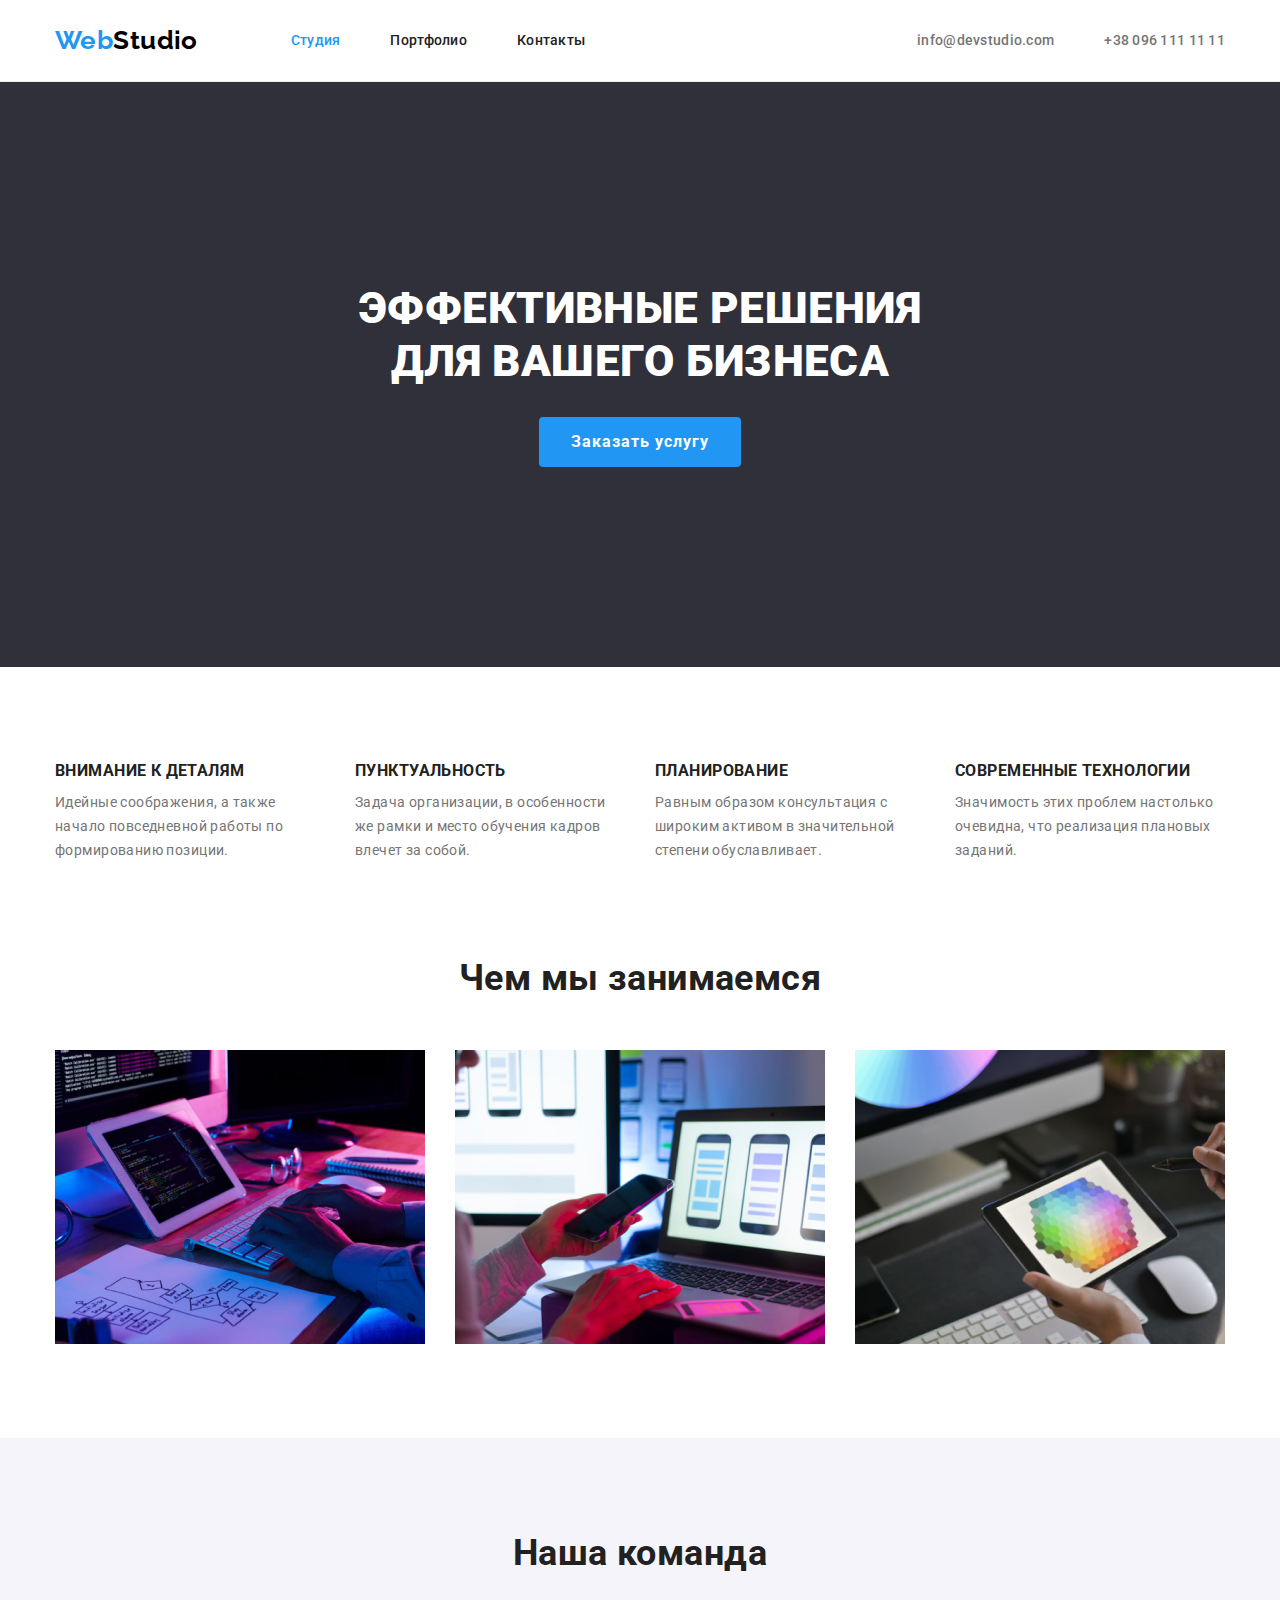
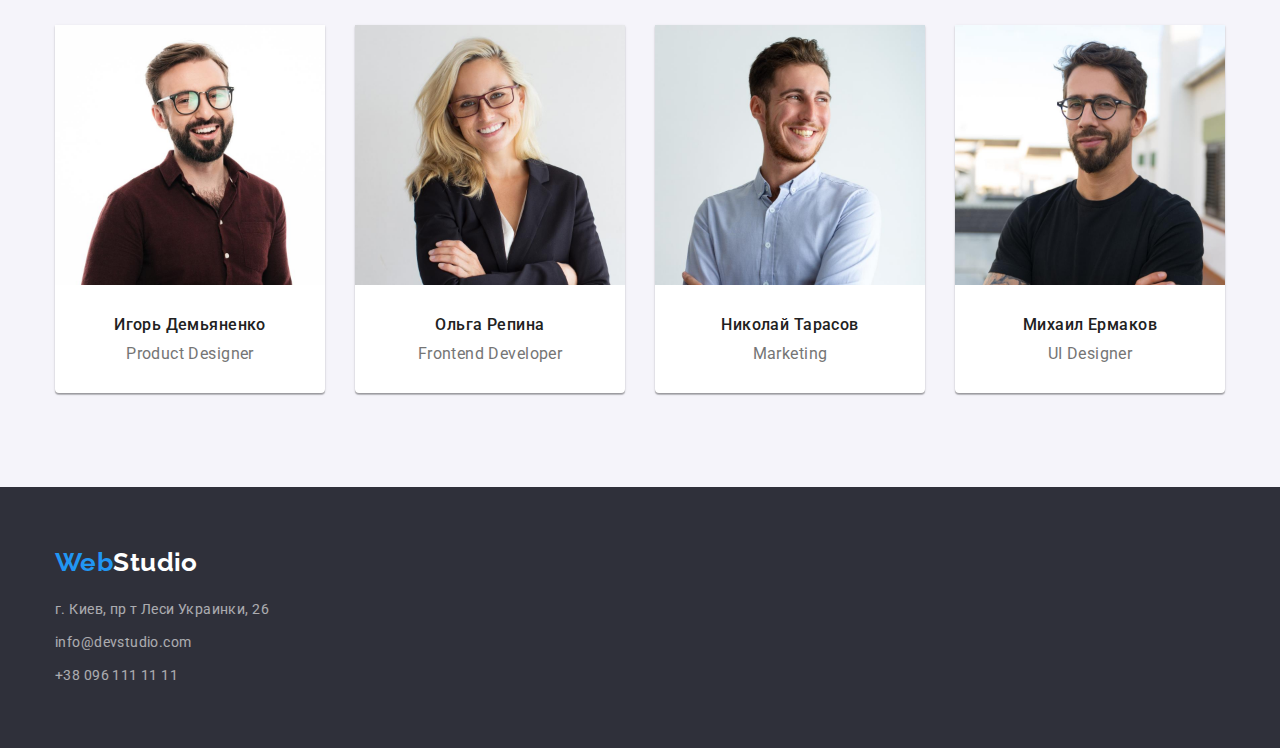
<file: index.html>
<!DOCTYPE html>
<html lang="ru">
  <head>
    <meta charset="UTF-8" />
    <meta http-equiv="X-UA-Compatible" content="IE=edge" />
    <meta name="viewport" content="width=device-width, initial-scale=1.0" />
    <title>WebStudio</title>

    <link rel="preconnect" href="https://fonts.googleapis.com" />
    <link rel="preconnect" href="https://fonts.gstatic.com" crossorigin />
    <link
      href="https://fonts.googleapis.com/css2?family=Raleway:wght@700&family=Roboto:wght@400;500;700;900&display=swap"
      rel="stylesheet"
    />

    <link
      rel="stylesheet"
      href="https://cdnjs.cloudflare.com/ajax/libs/modern-normalize/1.1.0/modern-normalize.min.css"
    />

    <link rel="stylesheet" href="./css/styles.css" />
  </head>
  <body>
    <!-- contacts section -->
    <header class="page-header">
      <div class="container box-string">
        <nav class="box-string">
          <a href="./index.html" class="logo"> Web<span class="logocolor">Studio</span> </a>

          <ul class="site-nav list box-string">
            <li class="site-nav-item"><a href="" class="link current">Студия</a></li>
            <li class="site-nav-item"><a href="./portfolio.html" class="link">Портфолио</a></li>
            <li class="site-nav-item"><a href="" class="link">Контакты</a></li>
          </ul>
        </nav>

        <ul class="contacts-nav list box-string">
          <li class="contacts-nav-item">
            <a href="mailto:info@devstudio.com" class="link">info@devstudio.com</a>
          </li>
          <li class="contacts-nav-item">
            <a href="tel:+380961111111" class="link">+38 096 111 11 11</a>
          </li>
        </ul>
      </div>
    </header>

    <main>
      <!-- герой -->

      <section class="hero">
        <h1 class="hero-titel">
          Эффективные решения <br />
          для вашего бизнеса
        </h1>
        <button type="button" class="hero-button">Заказать услугу</button>
      </section>

      <!-- технологии features-->
      <section class="section features">
        <div class="container">
          <h2 class="titel-hidden">Технологии пременяемые в работе</h2>
          <ul class="features-list list box-string">
            <li class="features-list-item">
              <h3 class="features-titel">Внимание к деталям</h3>
              <p class="features-text">
                Идейные соображения, а также начало повседневной работы по формированию позиции.
              </p>
            </li>
            <li class="features-list-item">
              <h3 class="features-titel">Пунктуальность</h3>
              <p class="features-text">
                Задача организации, в особенности же рамки и место обучения кадров влечет за собой.
              </p>
            </li>
            <li class="features-list-item">
              <h3 class="features-titel">Планирование</h3>
              <p class="features-text">
                Равным образом консультация с широким активом в значительной степени обуславливает.
              </p>
            </li>
            <li class="features-list-item">
              <h3 class="features-titel">Современные технологии</h3>
              <p class="features-text">
                Значимость этих проблем настолько очевидна, что реализация плановых заданий.
              </p>
            </li>
          </ul>
        </div>
      </section>

      <!-- примеры работ -->
      <section class="section work">
        <div class="container">
          <h2 class="section-titel">Чем мы занимаемся</h2>
          <ul class="work-list box-string list">
            <li class="work-list-item">
              <img src="./img/img1.png" class="work-img1" alt="фото рабочего места" width="370" />
            </li>
            <li class="work-list-item">
              <img src="./img/img2.png" class="work-img2" alt="фото рабочего места" width="370" />
            </li>
            <li class="work-list-item">
              <img src="./img/img3.png" class="work-img3" alt="фото рабочего места" width="370" />
            </li>
          </ul>
        </div>
      </section>

      <!-- команда -->
      <section class="section comanda">
        <div class="container">
          <h2 class="section-titel">Наша команда</h2>
          <ul class="comanda-list list box-string">
            <li class="comanda-card">
              <img
                src="./img/img4.jpg"
                class="comanda-img1 comanda-img"
                alt="Игорь Демьяненко Product Designer"
                width="270"
              />
              <div class="comanda-card-caption">
                <h3 class="comanda-titel">Игорь Демьяненко</h3>
                <p lang="en" class="comanda-text">Product Designer</p>
              </div>
            </li>
            <li class="comanda-card">
              <img
                src="./img/img5.jpg"
                class="comanda-img2 comanda-img"
                alt="Ольга Репина Frontend Developer"
                width="270"
              />
              <div class="comanda-card-caption">
                <h3 class="comanda-titel">Ольга Репина</h3>
                <p lang="en" class="comanda-text">Frontend Developer</p>
              </div>
            </li>
            <li class="comanda-card">
              <img
                src="./img/img6.jpg"
                class="comanda-img3 comanda-img"
                alt="Николай Тарасов Marketing"
                width="270"
              />
              <div class="comanda-card-caption">
                <h3 class="comanda-titel">Николай Тарасов</h3>
                <p lang="en" class="comanda-text">Marketing</p>
              </div>
            </li>
            <li class="comanda-card">
              <img
                src="./img/img7.jpg"
                class="comanda-img4 comanda-img"
                alt="Михаил Ермаков UI Designer"
                width="270"
              />
              <div class="comanda-card-caption">
                <h3 class="comanda-titel">Михаил Ермаков</h3>
                <p lang="en" class="comanda-text">UI Designer</p>
              </div>
            </li>
          </ul>
        </div>
      </section>
    </main>

    <footer class="footer">
      <div class="container">
        <a href="./index.html" class="logo logo-footer">
          Web<span class="logocolor2">Studio</span>
        </a>

        <address>
          <ul class="list adress-list">
            <li>
              <a href="https://goo.gl/maps/6mDkcJWwtriDoMCs8" class="link"
                >г. Киев, пр т Леси Украинки, 26</a
              >
            </li>
            <li><a href="mailto:info@devstudio.com" class="link">info@devstudio.com</a></li>
            <li><a href="tel:+380961111111" class="link">+38 096 111 11 11</a></li>
          </ul>
        </address>
      </div>
    </footer>
  </body>
</html>
</file>
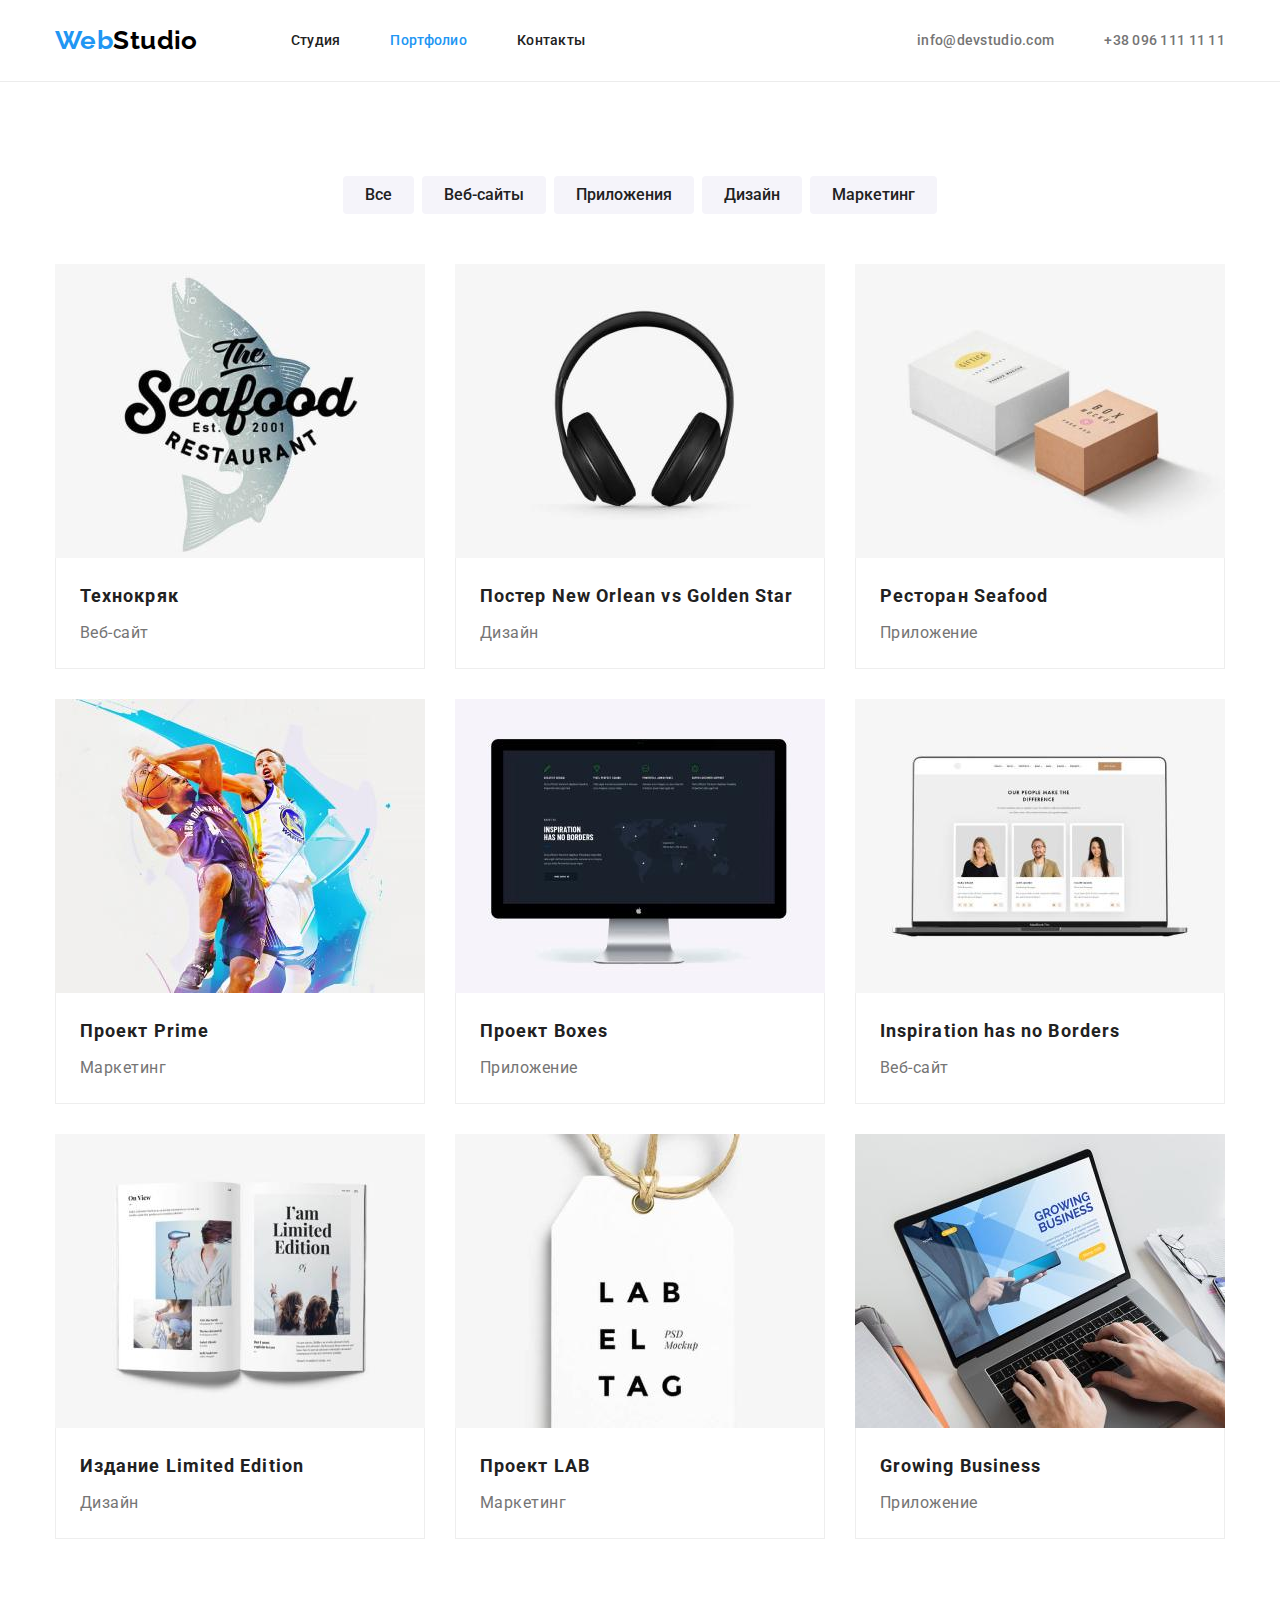
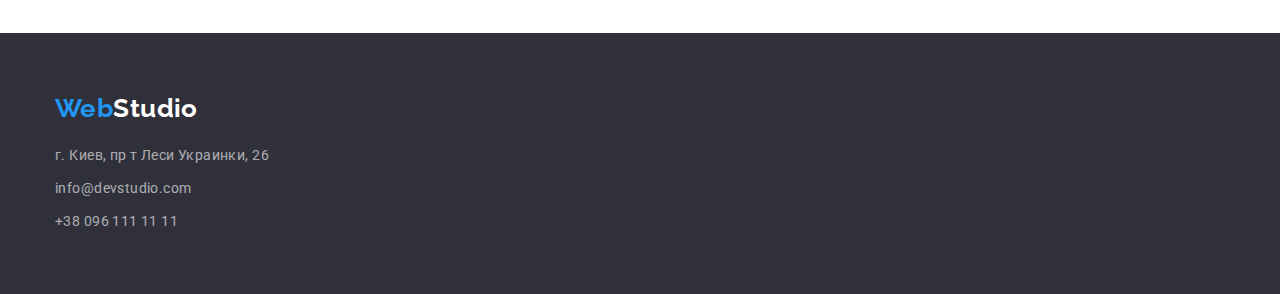
<file: portfolio.html>
<!DOCTYPE html>
<html lang="ru">
  <head>
    <meta charset="UTF-8" />
    <meta http-equiv="X-UA-Compatible" content="IE=edge" />
    <meta name="viewport" content="width=device-width, initial-scale=1.0" />
    <title>WebStudio</title>

    <link rel="preconnect" href="https://fonts.googleapis.com" />
    <link rel="preconnect" href="https://fonts.gstatic.com" crossorigin />
    <link
      href="https://fonts.googleapis.com/css2?family=Raleway:wght@700&family=Roboto:wght@400;500;700;900&display=swap"
      rel="stylesheet"
    />

    <link
      rel="stylesheet"
      href="https://cdnjs.cloudflare.com/ajax/libs/modern-normalize/1.1.0/modern-normalize.min.css"
    />

    <link rel="stylesheet" href="./css/styles.css" />
  </head>
  <body>
    <!-- contacts section -->
    <header class="page-header">
      <div class="container box-string">
        <nav class="box-string">
          <a href="./index.html" class="logo"> Web<span class="logocolor">Studio</span> </a>

          <ul class="site-nav list box-string">
            <li class="site-nav-item"><a href="./index.html" class="link">Студия</a></li>
            <li class="site-nav-item"><a href="" class="link current">Портфолио</a></li>
            <li class="site-nav-item"><a href="" class="link">Контакты</a></li>
          </ul>
        </nav>

        <ul class="contacts-nav list box-string">
          <li class="contacts-nav-item">
            <a href="mailto:info@devstudio.com" class="link">info@devstudio.com</a>
          </li>
          <li class="contacts-nav-item">
            <a href="tel:+380961111111" class="link">+38 096 111 11 11</a>
          </li>
        </ul>
      </div>
    </header>

    <main>
      <section class="portfolio">
        <h1 class="titel-hidden">Портфолио</h1>
        <div class="container">
          <ul class="filter-btn-list list">
            <li><button type="button" class="filter-btn">Все</button></li>
            <li><button type="button" class="filter-btn">Веб-сайты</button></li>
            <li><button type="button" class="filter-btn">Приложения</button></li>
            <li><button type="button" class="filter-btn">Дизайн</button></li>
            <li><button type="button" class="filter-btn">Маркетинг</button></li>
          </ul>
          <ul class="list box-string-wrap">
            <li>
              <a href="" class="filter-link"
                ><img src="./img/img2_3.jpg" alt="Веб-сайт Технокряк" />
                <div class="filter-border">
                  <h2 class="filter-title">Технокряк</h2>
                  <p class="filter-text">Веб-сайт</p>
                </div></a
              >
            </li>
            <li>
              <a href="" class="filter-link"
                ><img src="./img/img2_4.jpg" alt="Дизайн постера" />
                <div class="filter-border">
                  <h2 class="filter-title">Постер New Orlean vs Golden Star</h2>
                  <p class="filter-text">Дизайн</p>
                </div></a
              >
            </li>
            <li>
              <a href="" class="filter-link"
                ><img src="./img/img2_5.jpg" alt="Приложение для ресторана" />
                <div class="filter-border">
                  <h2 class="filter-title">Ресторан Seafood</h2>
                  <p class="filter-text">Приложение</p>
                </div></a
              >
            </li>
            <li>
              <a href="" class="filter-link"
                ><img src="./img/img2_2.jpg" alt="Маркетинговый проект" />
                <div class="filter-border">
                  <h2 class="filter-title">Проект Prime</h2>
                  <p class="filter-text">Маркетинг</p>
                </div></a
              >
            </li>
            <li>
              <a href="" class="filter-link"
                ><img src="./img/img2_6.jpg" alt="Веб-сайт" />
                <div class="filter-border">
                  <h2 class="filter-title">Проект Boxes</h2>
                  <p class="filter-text">Приложение</p>
                </div></a
              >
            </li>
            <li>
              <a href="" class="filter-link"
                ><img src="./img/img2_1.jpg" alt="Веб-сайт" />
                <div class="filter-border">
                  <h2 class="filter-title">Inspiration has no Borders</h2>
                  <p class="filter-text">Веб-сайт</p>
                </div></a
              >
            </li>
            <li>
              <a href="" class="filter-link"
                ><img src="./img/img2_7.jpg" alt="Приложение" />
                <div class="filter-border">
                  <h2 class="filter-title">Издание Limited Edition</h2>
                  <p class="filter-text">Дизайн</p>
                </div></a
              >
            </li>
            <li>
              <a href="" class="filter-link"
                ><img src="./img/img2_8.jpg" alt="Маркетинговый проект" />
                <div class="filter-border">
                  <h2 class="filter-title">Проект LAB</h2>
                  <p class="filter-text">Маркетинг</p>
                </div></a
              >
            </li>
            <li>
              <a href="" class="filter-link"
                ><img src="./img/img2_9.jpg" alt="Приложение" />
                <div class="filter-border">
                  <h2 class="filter-title">Growing Business</h2>
                  <p class="filter-text">Приложение</p>
                </div></a
              >
            </li>
          </ul>
        </div>
      </section>
    </main>

    <footer class="footer">
      <div class="container">
        <a href="./index.html" class="logo logo-footer">
          Web<span class="logocolor2">Studio</span>
        </a>

        <address>
          <ul class="list adress-list">
            <li>
              <a href="https://goo.gl/maps/6mDkcJWwtriDoMCs8" class="link"
                >г. Киев, пр т Леси Украинки, 26</a
              >
            </li>
            <li><a href="mailto:info@devstudio.com" class="link">info@devstudio.com</a></li>
            <li><a href="tel:+380961111111" class="link">+38 096 111 11 11</a></li>
          </ul>
        </address>
      </div>
    </footer>
  </body>
</html>
</file>
<file: css/styles.css>
:root {
  --primari-bg-color: #ffffff;
  --bg-color: #f5f4fa;
  --hero-bg-color: #2f303a;
  --primari-text-color: #757575;
  --title-text-color: #212121;
  --accent-text-color: #2196f3;
  --hero-color-title: #ffffff;
  --white-text-color: #ffffff;
  --primari-border-color: #eeeeee;
  /* logo */
  --white-logo-color: #ffffff;
  --black-logo-color: #000000;
  --accent-logo-color: #2196f3;

  /* btn */
  --accent-btn-color: #2196f3;
  --white-btn-color: #ffffff;
  --title-btn-color: #212121;
  --bg-btn-color: #f5f4fa;
}

html {
  box-sizing: border-box;
}

*,
*::before,
*::after {
  box-sizing: inherit;
}

body {
  margin: 0;
  font-family: 'Roboto', sans-serif;
  color: var(--primari-text-color);
  font-size: 14px;
  letter-spacing: 0.03em;
  background-color: var(--primari-bg-color);
}

img {
  display: block;
  max-width: 100%;
  height: auto;
}
h1,
h2,
h3,
h4,
h5,
h6,
p {
  margin-top: 0px;
  margin-bottom: 0px;
}
.list {
  list-style: none;
  padding: 0px;
  margin: 0px;
}
.container {
  margin-left: auto;
  margin-right: auto;
  width: 1200px;
  padding-left: 15px;
  padding-right: 15px;
}
.box-string {
  display: flex;
  align-items: center;
}

.elem {
  width: calc((100% - 60) / 3);
  margin-right: 30px;
}
.elem:nth-child(3n) {
  margin-right: 0px;
}

/* logo */
.logo {
  margin-right: 93px;
  font-family: 'Raleway', sans-serif;
  font-weight: bold;
  font-size: 26px;
  line-height: 1.2;
  color: var(--accent-logo-color);
  text-decoration-line: none;
}
.logocolor {
  color: var(--black-logo-color);
}
.logocolor2 {
  color: var(--white-logo-color);
}

.site-nav-item + li {
  margin-left: 50px;
}
.contacts-nav-item + li {
  margin-left: 50px;
}

.site-nav .link {
  display: block;
  padding-top: 32px;
  padding-bottom: 32px;

  font-weight: 500;
  line-height: 1.2;
  color: var(--primari-text-color);
  letter-spacing: 0.02em;
  color: var(--title-text-color);
  text-decoration-line: none;
}
.site-nav .link.current {
  color: var(--accent-text-color);
}
.site-nav .link:hover,
.site-nav .link:focus {
  color: var(--accent-text-color);
}

.contacts-nav {
  margin-left: auto;
}
.contacts-nav .link {
  display: block;
  padding-top: 32px;
  padding-bottom: 32px;

  font-weight: 500;
  line-height: 1.2;
  color: var(--primari-text-color);
  letter-spacing: 0.02em;
  text-decoration-line: none;
}
.contacts-nav .link:hover,
.contacts-nav .link:focus {
  color: var(--accent-text-color);
}
.page-header {
  border-bottom: 1px solid #ececec;
  background-color: var(--primari-bg-color);
}
.header-link {
  width: 1200px;
  padding-left: 15px;
  padding-right: 15px;
}

/* <!-- герой --> */
.hero-button {
  min-width: 200px;
  display: inline;
  border-radius: 4px;
  padding: 10px 32px;
  text-align: center;

  font-weight: bold;
  font-size: 16px;
  line-height: 1.88;
  letter-spacing: 0.06em;
  color: var(--white-btn-color);
  background-color: var(--accent-btn-color);
  cursor: pointer;
  border: none;
}
.hero {
  padding-top: 200px;
  padding-bottom: 200px;
  background-color: var(--hero-bg-color);
  text-align: center;
}
.hero-titel {
  margin-bottom: 30px;

  font-weight: 900;
  font-size: 44px;
  line-height: 1.2;
  color: var(--hero-color-title);
  text-align: center;
  text-transform: uppercase;
}

.section-titel {
  margin-bottom: 50px;

  font-weight: bold;
  font-size: 36px;
  line-height: 1.2;
  text-align: center;
  color: var(--title-text-color);
}

.titel-hidden {
  position: absolute;
  width: 1px;
  height: 1px;
  margin: -1px;
  border: 0;
  padding: 0;
  clip: rect(0 0 0 0);
  overflow: hidden;
}
/* <!-- технологии features--> */
.work {
  margin-bottom: 94px;
}
.features {
  padding-top: 94px;
  padding-bottom: 94px;
}
.features-list {
  flex-wrap: wrap;
}

.features-list-item {
  width: calc((100% - 90px) / 4);
  margin-right: 30px;
}
.features-list-item:nth-child(4n) {
  margin-right: 0px;
}

.features-titel {
  margin-bottom: 10px;
  font-weight: bold;
  line-height: 1.2;
  color: var(--title-text-color);
  text-transform: uppercase;
  text-align: left;
}
.features-text {
  margin-top: 0px;
  margin-bottom: 0px;
  line-height: 1.7;
  text-align: left;
}
/* <!-- примеры работ --> */
.work-list {
  flex-wrap: wrap;
}

.work-list-item {
  width: calc((100% - 60px) / 3);
  margin-right: 30px;
}
.work-list-item:nth-child(3n) {
  margin-right: 0px;
}

/* <!-- команда --> */
.comanda {
  padding-top: 94px;
  padding-bottom: 94px;
  background-color: var(--bg-color);
}
.comanda-list {
  flex-wrap: wrap;
}

.comanda-card-caption {
  padding-top: 30px;
  padding-bottom: 30px;
  text-align: center;
}

.comanda-titel {
  margin-bottom: 10px;

  font-weight: 500;
  font-size: 16px;
  line-height: 1.2;
  color: var(--title-text-color);
  text-align: center;
}
.comanda-text {
  font-size: 16px;
  line-height: 1.2;
  text-align: center;
}

.comanda-card {
  width: calc((100% - 90px) / 4);
  margin-right: 30px;
  background: #ffffff;
  box-shadow: 0px 1px 3px rgba(0, 0, 0, 0.12), 0px 1px 1px rgba(0, 0, 0, 0.14),
    0px 2px 1px rgba(0, 0, 0, 0.2);
  border-radius: 0px 0px 4px 4px;
}
.comanda-card:nth-child(4n) {
  margin-right: 0px;
}

/* footer */

.footer {
  padding-top: 60px;
  padding-bottom: 60px;
  background-color: var(--hero-bg-color);
}
.logo-footer {
  margin-right: 0px;
}
.adress-list .link {
  font-style: normal;
  line-height: 1.7;
  color: var(--white-text-color);
  opacity: 0.6;
  text-decoration-line: none;
}
.adress-list .link:hover,
.adress-list .link:focus {
  opacity: 1;
}

.adress-list {
  margin-top: 20px;
}
.adress-list > li {
  margin-bottom: 9px;
}
.adress-list > li:last-child {
  margin-bottom: 0px;
}

.logo.footer {
  margin-bottom: 20px;
}

/* portfolio */
.portfolio {
  padding-top: 94px;
  padding-bottom: 94px;
}

.box-string-wrap {
  display: flex;
  align-items: center;
  flex-wrap: wrap;
}

.filter-btn-list {
  display: flex;
  justify-content: center;
  flex-wrap: wrap;
  margin-bottom: 20px;
}

.filter-btn-container {
  margin-left: auto;
  margin-right: auto;
  width: 1200px;
  padding-left: 15px;
  padding-right: 15px;
  padding-bottom: 50px;
}

.filter-btn {
  display: inline;
  border-radius: 4px;
  padding: 6px 22px;
  text-align: center;

  font-weight: 500;
  font-size: 16px;
  line-height: 1.63;
  color: var(--title-btn-color);
  background-color: var(--bg-btn-color);
  cursor: pointer;
  border: none;
}

.filter-btn-list > li {
  margin-left: 8px;
}
.filter-btn-list > li:first-child {
  margin-left: 0px;
}

.box-string-wrap {
  display: flex;
  align-items: center;
  flex-wrap: wrap;
}

.box-string-wrap {
  display: flex;
  align-items: center;
  flex-wrap: wrap;
}

.box-string-wrap > li {
  width: calc((100% - 60px) / 3);
  margin-right: 30px;
  margin-top: 30px;
}
.box-string-wrap > li:nth-child(3n) {
  margin-right: 0px;
}

.filter-btn.current {
  color: var(--white-btn-color);
  background-color: var(--accent-btn-color);
}

.filter-btn:hover,
.filter-btn:focus {
  color: var(--white-btn-color);
  background-color: var(--accent-btn-color);
}
.filter-title {
  font-weight: bold;
  font-size: 18px;
  line-height: 2;
  letter-spacing: 0.06em;
  color: var(--title-text-color);
  text-align: left;
  margin-bottom: 4px;
}
.filter-text {
  font-size: 16px;
  line-height: 1.88;
  letter-spacing: 0.03em;
  color: var(--primari-text-color);
  text-align: left;
}
.filter-link {
  text-decoration-line: none;
}
.filter-border {
  border-right-width: 1px;
  border-right-style: solid;
  border-right-color: var(--primari-border-color);
  border-bottom-width: 1px;
  border-bottom-style: solid;
  border-bottom-color: var(--primari-border-color);
  border-left-width: 1px;
  border-left-style: solid;
  border-left-color: var(--primari-border-color);
  padding-left: 24px;
  padding-top: 20px;
  padding-bottom: 20px;
}
</file>
